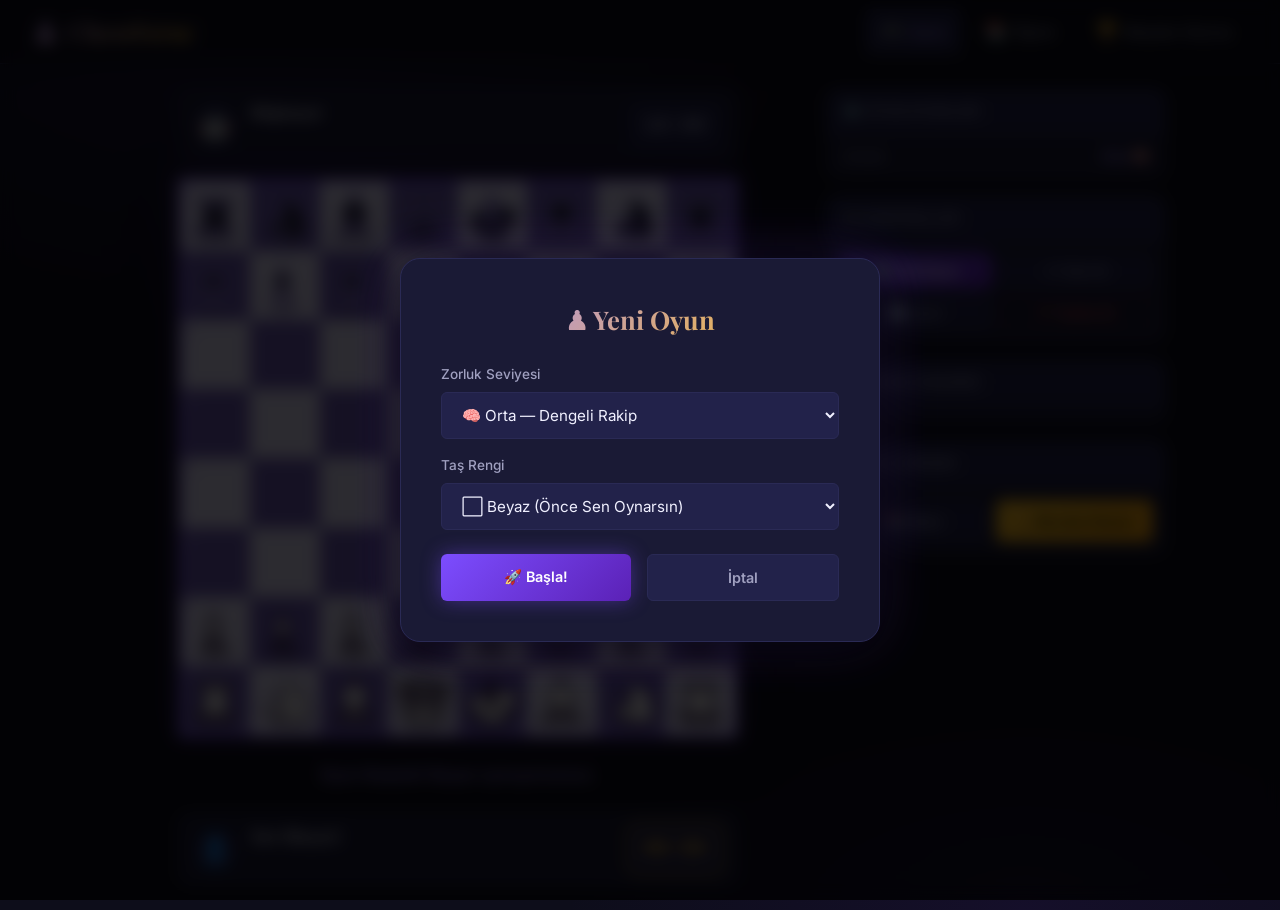
<file: index.html>
<!DOCTYPE html>
<html lang="tr">
<head>
  <meta charset="UTF-8">
  <meta name="viewport" content="width=device-width, initial-scale=1.0">
  <title>ChessVerse — Satranç Oyna</title>
  <meta name="description" content="Modern satranç sitesi — bilgisayara karşı oyna, öğren ve günlük meydan okumalar">
  <link rel="stylesheet" href="css/style.css">
  <link rel="stylesheet" href="css/chess.css">
</head>
<body>

<!-- NAV -->
<nav>
  <a href="index.html" class="nav-logo">
    <span class="logo-icon">♟</span>
    <span>ChessVerse</span>
  </a>
  <div class="nav-links">
    <a href="index.html" class="nav-link active"><span class="icon">🎮</span><span>Oyna</span></a>
    <a href="learn.html" class="nav-link"><span class="icon">📚</span><span>Öğren</span></a>
    <a href="challenges.html" class="nav-link"><span class="icon">🏆</span><span>Meydan Okuma</span></a>
  </div>
</nav>

<!-- GAME LAYOUT -->
<main class="game-container">

  <!-- LEFT: Board Area -->
  <div class="game-left">
    <!-- Black Player Panel -->
    <div class="player-panel" id="panel-black">
      <div class="player-avatar" style="font-size:1.6rem">🤖</div>
      <div class="player-info">
        <div class="player-name" id="black-name">Bilgisayar</div>
        <div class="player-captured" id="captured-by-black"></div>
      </div>
      <div class="player-timer" id="timer-black">10:00</div>
    </div>

    <!-- Chess Board -->
    <div class="board-wrapper">
      <div id="chess-board"></div>
    </div>

    <!-- Status -->
    <div id="game-status">Yeni oyun başlatmak için hazır...</div>

    <!-- White Player Panel -->
    <div class="player-panel" id="panel-white">
      <div class="player-avatar" style="font-size:1.6rem">👤</div>
      <div class="player-info">
        <div class="player-name" id="white-name">Sen (Beyaz)</div>
        <div class="player-captured" id="captured-by-white"></div>
      </div>
      <div class="player-timer" id="timer-white">10:00</div>
    </div>
  </div>

  <!-- RIGHT: Sidebar -->
  <div class="game-right">

    <!-- Difficulty -->
    <div class="sidebar-card">
      <div class="sidebar-card-header">⚙️ Oyun Ayarları</div>
      <div class="difficulty-row">
        <span>Zorluk:</span>
        <span id="current-difficulty">Orta 🧠</span>
      </div>
    </div>

    <!-- Controls -->
    <div class="sidebar-card">
      <div class="sidebar-card-header">🎮 Kontroller</div>
      <div class="controls-grid">
        <button class="btn btn-primary" id="btn-new-game">🆕 Yeni Oyun</button>
        <button class="btn btn-secondary" id="btn-undo">↩ Geri Al</button>
        <button class="btn btn-secondary" id="btn-flip">🔄 Çevir</button>
        <button class="btn btn-danger" id="btn-resign">🏳 Teslim Ol</button>
      </div>
    </div>

    <!-- Move History -->
    <div class="sidebar-card" style="flex: 1">
      <div class="sidebar-card-header">📋 Hamle Geçmişi</div>
      <div id="move-history"></div>
    </div>

    <!-- Quick Links -->
    <div class="sidebar-card">
      <div class="sidebar-card-header">🔗 Hızlı Erişim</div>
      <div style="padding: 12px; display: flex; gap: 8px; flex-wrap: wrap;">
        <a href="learn.html" class="btn btn-secondary" style="flex:1; justify-content:center; font-size:0.8rem">📚 Öğren</a>
        <a href="challenges.html" class="btn btn-gold" style="flex:1; justify-content:center; font-size:0.8rem">🏆 Meydan Okuma</a>
      </div>
    </div>
  </div>
</main>

<!-- NEW GAME MODAL -->
<div class="modal-overlay" id="new-game-modal" style="display:none">
  <div class="modal">
    <h2>♟ Yeni Oyun</h2>
    <label class="modal-label">Zorluk Seviyesi</label>
    <select class="modal-select" id="modal-difficulty">
      <option value="easy">😊 Kolay — Rastgele Hamleler</option>
      <option value="medium" selected>🧠 Orta — Dengeli Rakip</option>
      <option value="hard">💀 Zor — Güçlü AI</option>
    </select>
    <label class="modal-label">Taş Rengi</label>
    <select class="modal-select" id="modal-color">
      <option value="w">⬜ Beyaz (Önce Sen Oynarsın)</option>
      <option value="b">⬛ Siyah (AI Önce Oynar)</option>
    </select>
    <div class="modal-actions">
      <button class="btn btn-primary" id="modal-start">🚀 Başla!</button>
      <button class="btn btn-secondary" id="modal-cancel">İptal</button>
    </div>
  </div>
</div>

<!-- PROMOTION MODAL -->
<div class="modal-overlay" id="promotion-modal" style="display:none">
  <div class="modal">
    <h2>♛ Taş Yükseltme</h2>
    <p style="text-align:center; color: var(--text-secondary); margin-bottom:0.5rem">
      Piyon zirveye ulaştı! Hangi taşa yükseltmek istersiniz?
    </p>
    <div class="promo-pieces">
      <button class="promo-piece" data-piece="Q" title="Vezir"></button>
      <button class="promo-piece" data-piece="R" title="Kale"></button>
      <button class="promo-piece" data-piece="B" title="Fil"></button>
      <button class="promo-piece" data-piece="N" title="At"></button>
    </div>
  </div>
</div>

<!-- GAME OVER MODAL -->
<div class="modal-overlay" id="gameover-modal" style="display:none">
  <div class="modal">
    <h2>Oyun Bitti!</h2>
    <div class="gameover-result">🏁</div>
    <p id="gameover-msg" style="text-align:center; font-size:1.2rem; font-weight:600; margin-bottom:1.5rem; color: var(--accent-light)"></p>
    <div class="modal-actions">
      <button class="btn btn-primary" id="gameover-newgame">🆕 Yeni Oyun</button>
      <a href="challenges.html" class="btn btn-gold" style="justify-content:center">🏆 Meydan Oku</a>
    </div>
  </div>
</div>

<script src="js/chess-engine.js"></script>
<script src="js/ai.js"></script>
<script src="js/board.js"></script>
<script src="js/game.js"></script>
</body>
</html>
</file>
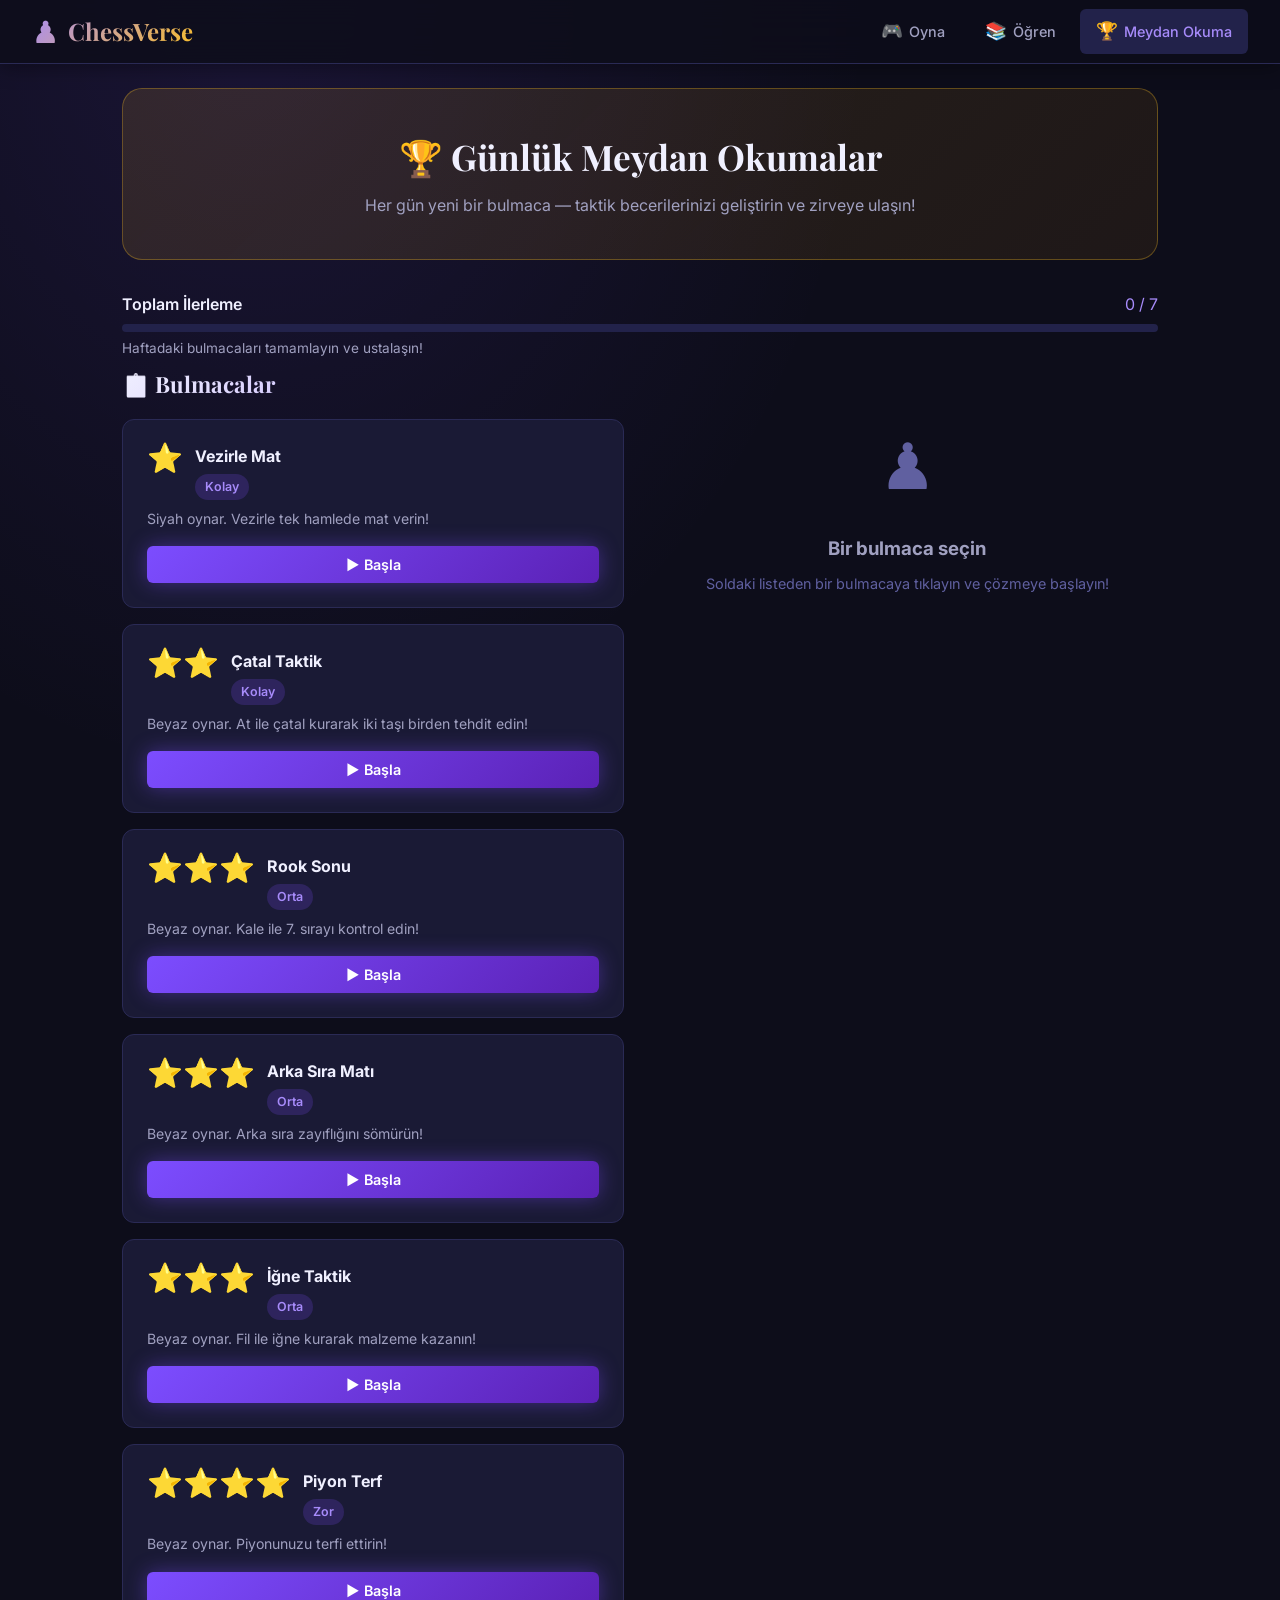
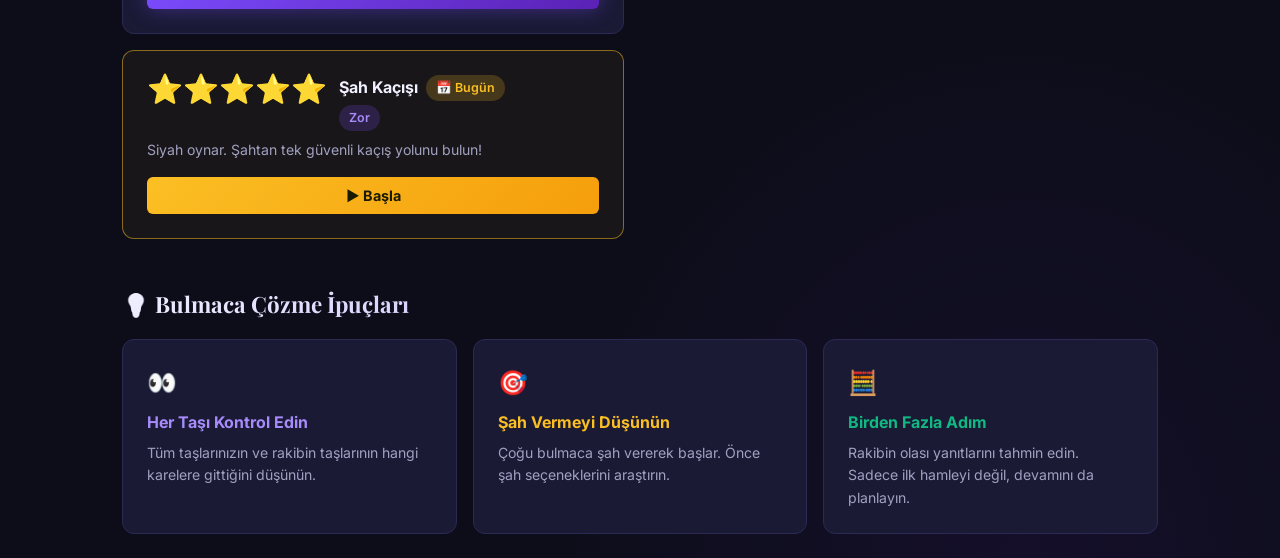
<file: challenges.html>
<!DOCTYPE html>
<html lang="tr">
<head>
  <meta charset="UTF-8">
  <meta name="viewport" content="width=device-width, initial-scale=1.0">
  <title>ChessVerse — Günlük Meydan Okuma</title>
  <meta name="description" content="Her gün yeni satranç bulmacaları çözün, taktik becerilerinizi geliştirin">
  <link rel="stylesheet" href="css/style.css">
  <link rel="stylesheet" href="css/chess.css">
  <style>
    .challenges-page { max-width: 1100px; margin: 0 auto; padding: 1.5rem 2rem; }

    .challenges-hero {
      background: linear-gradient(135deg, rgba(251,191,36,0.12), rgba(245,158,11,0.08));
      border: 1px solid rgba(251,191,36,0.3);
      border-radius: var(--radius-lg); padding: 2.5rem 2rem;
      text-align: center; margin-bottom: 2rem;
    }
    .challenges-hero h1 { font-family: 'Playfair Display', serif; font-size: 2.2rem; margin-bottom: 0.5rem; }
    .challenges-hero p { color: var(--text-secondary); }

    .challenges-layout { display: grid; grid-template-columns: 1fr 1fr; gap: 2rem; align-items: start; }

    /* Puzzle list */
    #puzzle-list { display: flex; flex-direction: column; gap: 1rem; }
    .puzzle-card {
      cursor: default; transition: border-color 0.2s;
    }
    .puzzle-card-top { display: flex; gap: 12px; align-items: flex-start; margin-bottom: 8px; }
    .puzzle-num { font-size: 1.8rem; line-height: 1; }
    .today-puzzle {
      border-color: rgba(251,191,36,0.5) !important;
      background: rgba(251,191,36,0.05) !important;
    }
    .solved-puzzle { opacity: 0.7; }

    /* Puzzle panel */
    #puzzle-panel {
      position: sticky; top: 80px;
    }
    #puzzle-panel.hidden { display: none; }
    .puzzle-board-card {
      background: var(--bg-card); border: 1px solid var(--border);
      border-radius: var(--radius-md); overflow: hidden;
    }
    .puzzle-board-header {
      padding: 12px 16px; background: var(--bg-surface);
      border-bottom: 1px solid var(--border);
      display: flex; align-items: center; justify-content: space-between;
    }
    #puzzle-board-area { display: flex; justify-content: center; padding: 16px; }
    #puzzle-board {
      display: grid; grid-template-columns: repeat(8,1fr); grid-template-rows: repeat(8,1fr);
      width: 320px; height: 320px;
      border: 3px solid var(--accent); border-radius: 4px; overflow: hidden;
      box-shadow: var(--shadow-lg), 0 0 30px rgba(124,77,255,0.3);
    }
    .puzzle-info-panel { padding: 12px 16px; border-top: 1px solid var(--border); }
    #puzzle-title-display { font-size: 1.1rem; font-weight: 700; color: var(--gold); }
    #puzzle-desc-display { color: var(--text-secondary); font-size: 0.88rem; margin: 6px 0; }

    .puzzle-feedback {
      padding: 10px 14px; border-radius: var(--radius-sm);
      font-weight: 600; font-size: 0.9rem; margin: 8px 0;
      min-height: 40px; display: flex; align-items: center;
    }
    .feedback-success { background: rgba(16,185,129,0.15); color: var(--success); }
    .feedback-error { background: rgba(239,68,68,0.15); color: var(--danger); animation: shake 0.4s ease; }

    @keyframes shake {
      0%,100% { transform: translateX(0); }
      25% { transform: translateX(-6px); }
      75% { transform: translateX(6px); }
    }

    .puzzle-hint-area { margin-top: 8px; }
    .hidden { display: none !important; }
    #puzzle-hint-text, #puzzle-solution-text {
      background: rgba(124,77,255,0.1); border-radius: var(--radius-sm);
      padding: 8px 12px; font-size: 0.88rem; color: var(--accent-light);
      margin-top: 8px;
    }
    #puzzle-solution-text { background: rgba(16,185,129,0.1); color: var(--success); }

    .puzzle-controls { display: grid; grid-template-columns: repeat(3,1fr); gap: 8px; margin-top: 10px; }
    .puzzle-controls .btn { font-size: 0.82rem; padding: 8px 10px; justify-content: center; }

    /* Fireworks */
    #fireworks-container {
      position: fixed; inset: 0; z-index: 9999; pointer-events: none; display: none;
    }
    .spark {
      position: absolute; width: 8px; height: 8px; border-radius: 50%;
      animation: sparkle 1s ease forwards;
    }
    @keyframes sparkle {
      0% { transform: scale(0) translate(0,0); opacity: 1; }
      100% { transform: scale(1) translate(calc(var(--tx,50px)), calc(var(--ty,-80px))); opacity: 0; }
    }

    /* Progress bar */
    .progress-section { margin: 1.5rem 0 0.5rem; }
    .progress-bar-bg {
      height: 8px; background: var(--bg-surface); border-radius: 4px; overflow: hidden;
    }
    .progress-bar-fill {
      height: 100%; border-radius: 4px; transition: width 0.5s ease;
      background: linear-gradient(90deg, var(--accent), var(--gold));
    }
    .progress-text { font-size: 0.85rem; color: var(--text-secondary); margin-top: 6px; }

    @media (max-width: 900px) {
      .challenges-layout { grid-template-columns: 1fr; }
      #puzzle-panel { position: static; }
      #puzzle-board { width: 260px; height: 260px; }
    }
    @media (max-width: 480px) {
      #puzzle-board { width: 220px; height: 220px; }
    }
  </style>
</head>
<body>

<nav>
  <a href="index.html" class="nav-logo"><span class="logo-icon">♟</span><span>ChessVerse</span></a>
  <div class="nav-links">
    <a href="index.html" class="nav-link"><span class="icon">🎮</span><span>Oyna</span></a>
    <a href="learn.html" class="nav-link"><span class="icon">📚</span><span>Öğren</span></a>
    <a href="challenges.html" class="nav-link active"><span class="icon">🏆</span><span>Meydan Okuma</span></a>
  </div>
</nav>

<!-- Fireworks -->
<div id="fireworks-container"></div>

<main class="challenges-page">

  <!-- Hero -->
  <div class="challenges-hero">
    <h1>🏆 Günlük Meydan Okumalar</h1>
    <p>Her gün yeni bir bulmaca — taktik becerilerinizi geliştirin ve zirveye ulaşın!</p>
  </div>

  <!-- Progress -->
  <div class="progress-section">
    <div style="display:flex;justify-content:space-between;align-items:center;margin-bottom:6px">
      <span style="font-weight:600">Toplam İlerleme</span>
      <span id="progress-count" style="color:var(--accent-light)">0 / 7</span>
    </div>
    <div class="progress-bar-bg">
      <div class="progress-bar-fill" id="progress-fill" style="width:0%"></div>
    </div>
    <div class="progress-text">Haftadaki bulmacaları tamamlayın ve ustalaşın!</div>
  </div>

  <div class="challenges-layout">

    <!-- Puzzle List -->
    <div>
      <h2 class="section-title" style="font-size:1.4rem;margin-bottom:1rem">📋 Bulmacalar</h2>
      <div id="puzzle-list">
        <div style="text-align:center;color:var(--text-muted);padding:2rem">
          Yükleniyor...
        </div>
      </div>
    </div>

    <!-- Puzzle Board Panel -->
    <div id="puzzle-panel" class="hidden">
      <div class="puzzle-board-card">
        <div class="puzzle-board-header">
          <div>
            <div id="puzzle-title-display" style="font-size:1rem;font-weight:700;color:var(--gold)">🎯 Bulmaca</div>
            <span class="badge badge-purple" id="puzzle-difficulty-display" style="margin-top:4px;display:inline-block">Kolay</span>
          </div>
          <a href="index.html" class="btn btn-secondary" style="font-size:0.8rem;padding:6px 10px">🎮 Oyuna Dön</a>
        </div>

        <!-- Board -->
        <div id="puzzle-board-area">
          <div id="puzzle-board"></div>
        </div>

        <!-- Info -->
        <div class="puzzle-info-panel">
          <p id="puzzle-desc-display" style="color:var(--text-secondary);font-size:0.88rem;margin-bottom:8px"></p>
          <div id="puzzle-feedback" class="puzzle-feedback"></div>

          <div class="puzzle-hint-area">
            <div id="puzzle-hint-text" class="hidden"></div>
            <div id="puzzle-solution-text" class="hidden"></div>
          </div>

          <div class="puzzle-controls">
            <button class="btn btn-secondary" id="btn-hint">💡 İpucu</button>
            <button class="btn btn-secondary" id="btn-reset-puzzle">🔄 Sıfırla</button>
            <button class="btn btn-danger" id="btn-solution">✓ Çözüm</button>
          </div>
        </div>
      </div>

      <!-- Next puzzle hint -->
      <div style="margin-top:1rem;text-align:center">
        <p style="color:var(--text-muted);font-size:0.85rem">Tüm bulmacaları çözdükten sonra</p>
        <a href="index.html" class="btn btn-primary" style="margin-top:8px;justify-content:center">
          🎮 Tam Oyun Oyna
        </a>
      </div>
    </div>

    <!-- Placeholder when no puzzle selected -->
    <div id="puzzle-placeholder" style="text-align:center;padding:3rem;color:var(--text-muted)">
      <div style="font-size:4rem;margin-bottom:1rem">♟</div>
      <h3 style="color:var(--text-secondary)">Bir bulmaca seçin</h3>
      <p style="margin-top:8px;font-size:0.9rem">Soldaki listeden bir bulmacaya tıklayın ve çözmeye başlayın!</p>
    </div>

  </div>

  <!-- Tips -->
  <div style="margin-top:3rem">
    <h2 class="section-title" style="font-size:1.4rem;margin-bottom:1rem">💡 Bulmaca Çözme İpuçları</h2>
    <div style="display:grid;grid-template-columns:repeat(auto-fit,minmax(250px,1fr));gap:1rem">
      <div class="card">
        <div style="font-size:1.5rem;margin-bottom:8px">👀</div>
        <h4 style="color:var(--accent-light);margin-bottom:6px">Her Taşı Kontrol Edin</h4>
        <p style="color:var(--text-secondary);font-size:0.88rem">Tüm taşlarınızın ve rakibin taşlarının hangi karelere gittiğini düşünün.</p>
      </div>
      <div class="card">
        <div style="font-size:1.5rem;margin-bottom:8px">🎯</div>
        <h4 style="color:var(--gold);margin-bottom:6px">Şah Vermeyi Düşünün</h4>
        <p style="color:var(--text-secondary);font-size:0.88rem">Çoğu bulmaca şah vererek başlar. Önce şah seçeneklerini araştırın.</p>
      </div>
      <div class="card">
        <div style="font-size:1.5rem;margin-bottom:8px">🧮</div>
        <h4 style="color:var(--success);margin-bottom:6px">Birden Fazla Adım</h4>
        <p style="color:var(--text-secondary);font-size:0.88rem">Rakibin olası yanıtlarını tahmin edin. Sadece ilk hamleyi değil, devamını da planlayın.</p>
      </div>
    </div>
  </div>

</main>

<script>
  function updateProgressBar() {
    let solved = 0;
    try { const p = JSON.parse(localStorage.getItem('chess-challenge-progress') || '{}'); solved = Object.values(p).filter(v=>v.solved).length; } catch{}
    document.getElementById('progress-count').textContent = solved + ' / 7';
    document.getElementById('progress-fill').style.width = (solved/7*100) + '%';
  }
  document.addEventListener('DOMContentLoaded', updateProgressBar);

  // Hide/show placeholder when puzzle is selected
  const origLoadPuzzle = window.__origLoadPuzzle;
  document.addEventListener('puzzle-loaded', () => {
    document.getElementById('puzzle-placeholder').style.display = 'none';
    document.getElementById('puzzle-panel').classList.remove('hidden');
  });
</script>

<script src="js/chess-engine.js"></script>
<script src="js/ai.js"></script>
<script src="js/board.js"></script>
<script src="js/challenges.js"></script>
<script>
  // Patch to show panel when puzzle loaded
  const origLoad = ChallengesManager.prototype.loadPuzzle;
  ChallengesManager.prototype.loadPuzzle = function(id) {
    origLoad.call(this, id);
    document.getElementById('puzzle-placeholder').style.display = 'none';
    document.getElementById('puzzle-panel').classList.remove('hidden');
    updateProgressBar();
  };
</script>
</body>
</html>
</file>
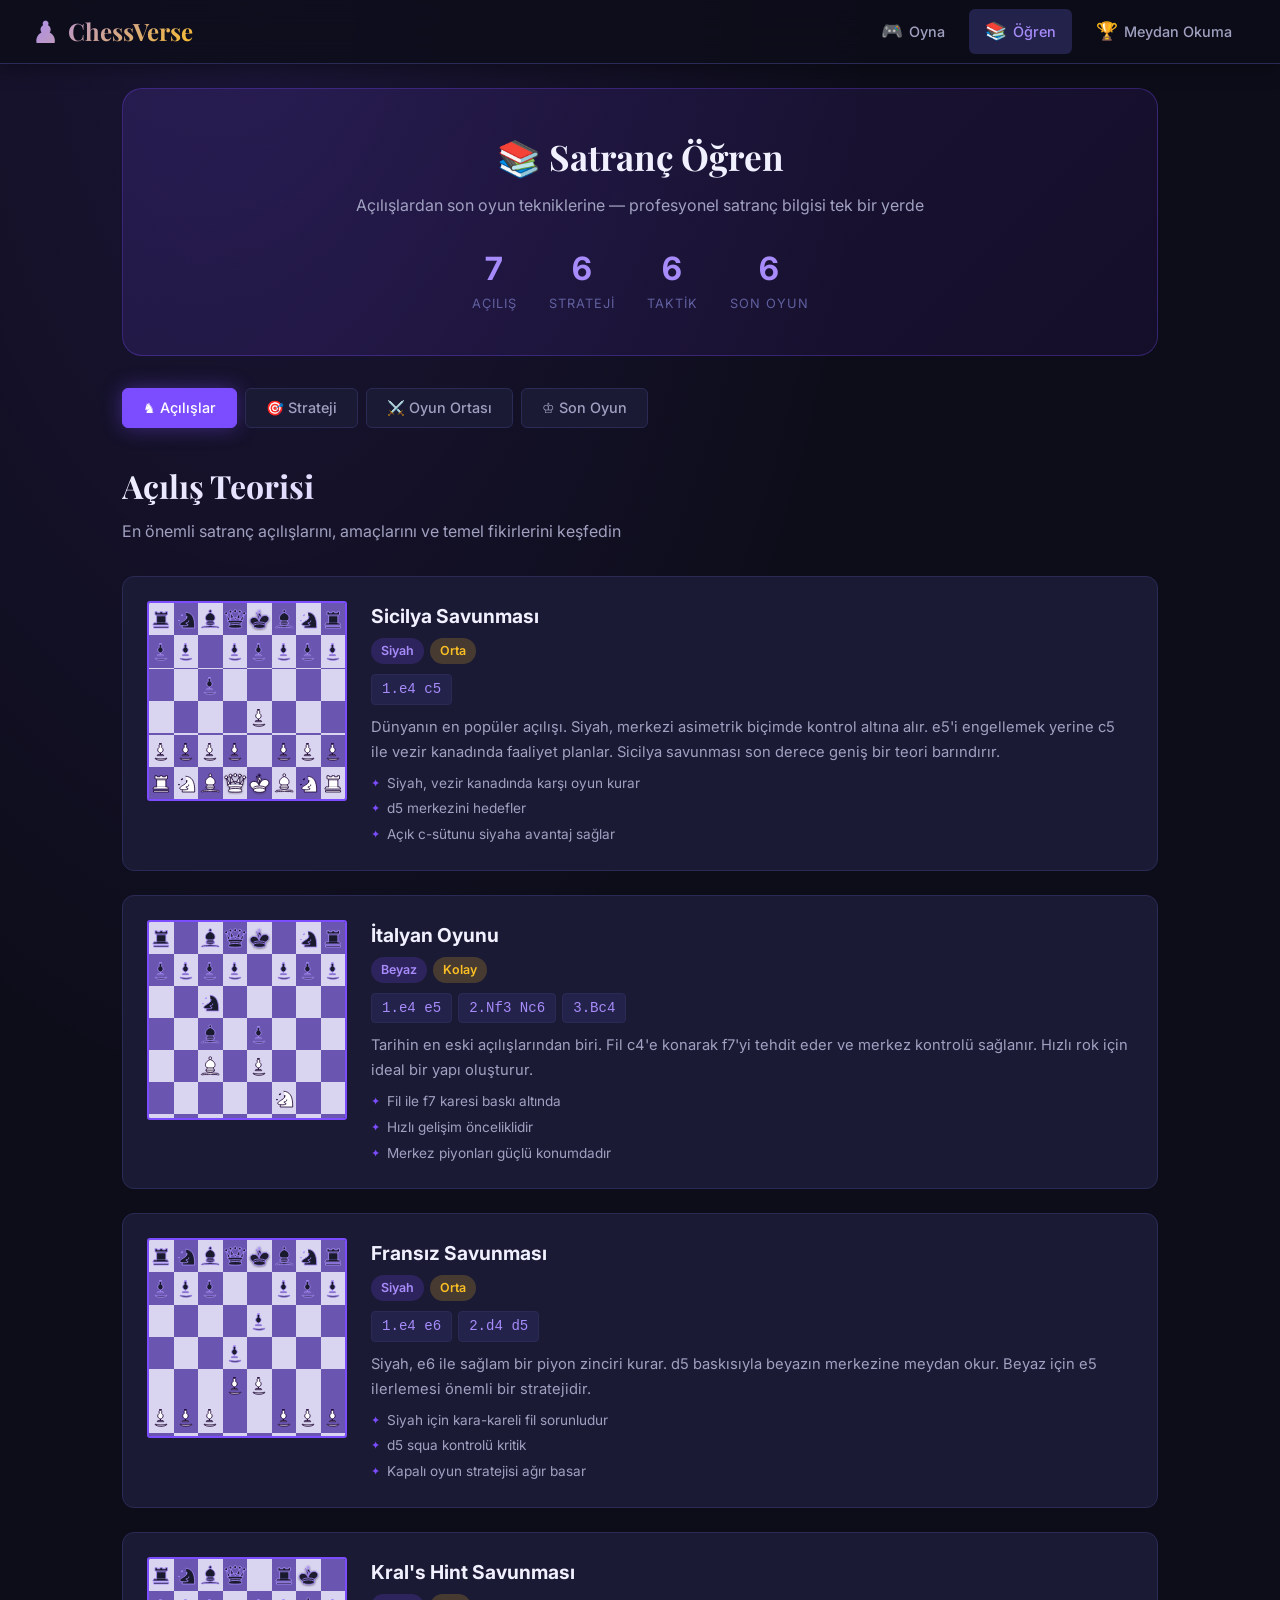
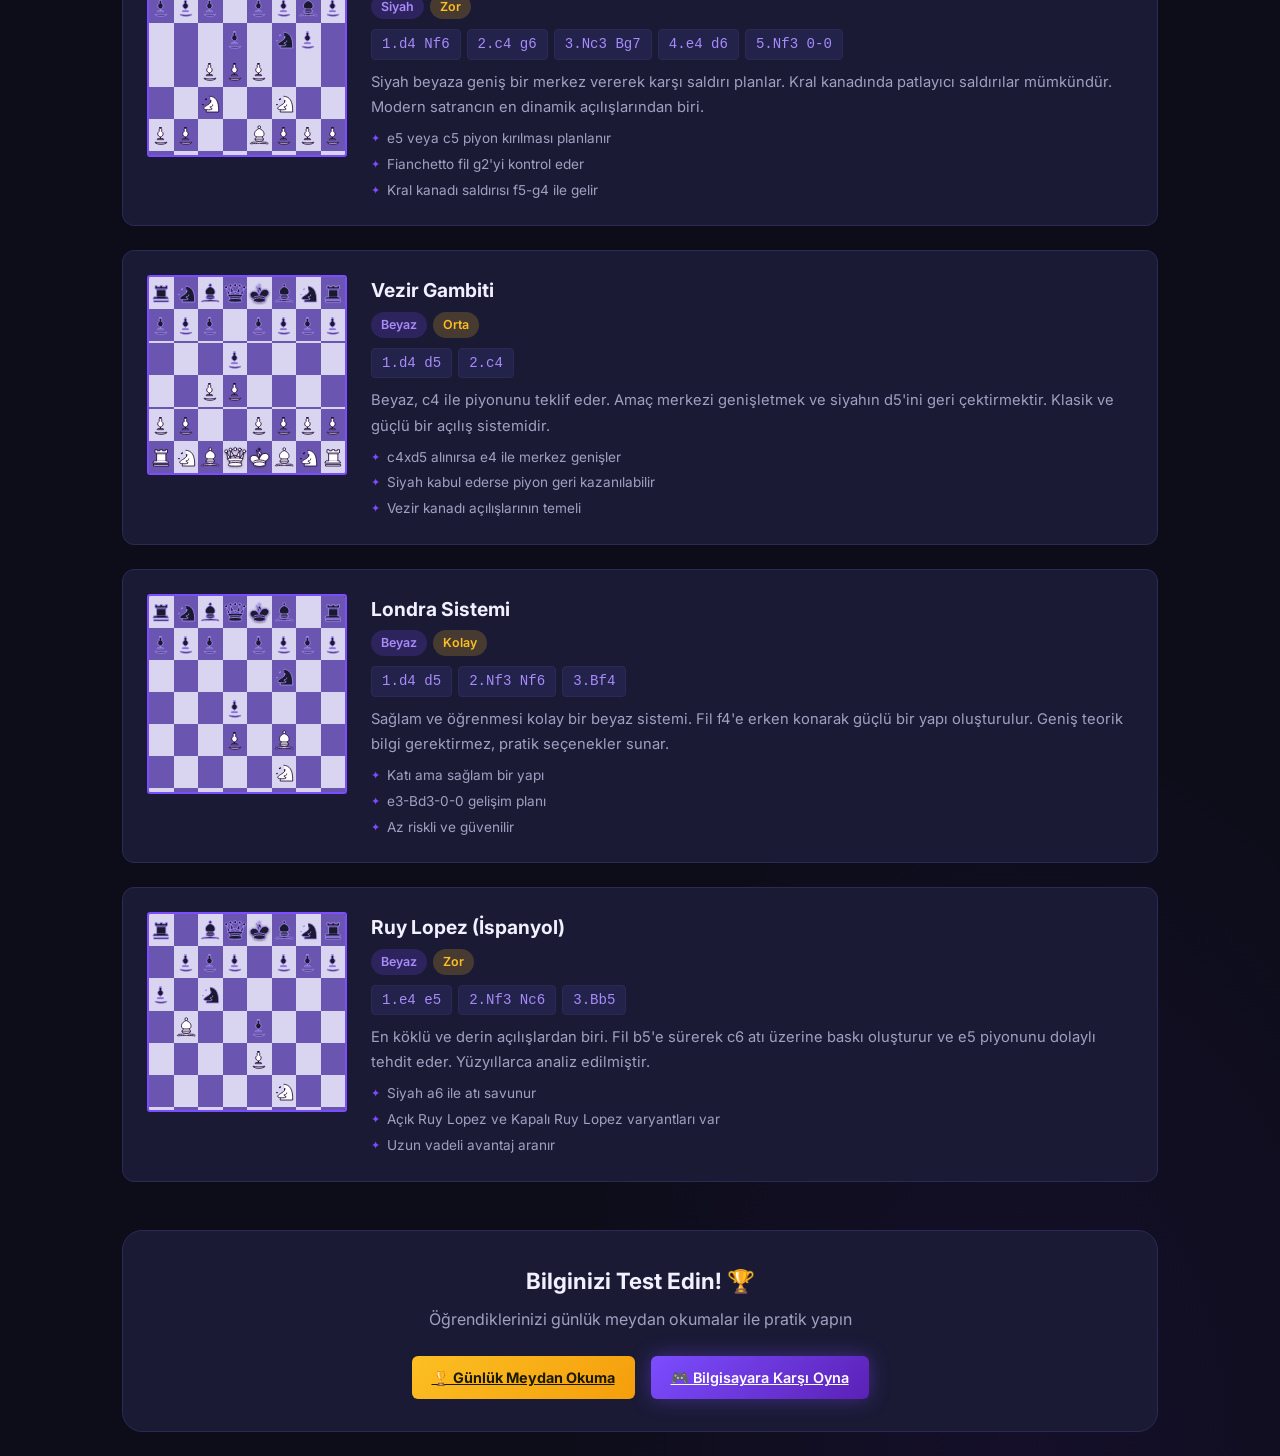
<file: learn.html>
<!DOCTYPE html>
<html lang="tr">
<head>
  <meta charset="UTF-8">
  <meta name="viewport" content="width=device-width, initial-scale=1.0">
  <title>ChessVerse — Satranç Öğren</title>
  <meta name="description" content="Satranç açılışları, stratejileri, taktikleri ve son oyun tekniklerini interaktif olarak öğrenin">
  <link rel="stylesheet" href="css/style.css">
  <link rel="stylesheet" href="css/chess.css">
  <style>
    .learn-page { max-width: 1100px; margin: 0 auto; padding: 1.5rem 2rem; }
    
    /* Openings */
    #openings-list { display: flex; flex-direction: column; gap: 1.5rem; }
    .learn-card {
      background: var(--bg-card); border: 1px solid var(--border);
      border-radius: var(--radius-md); padding: 1.5rem;
      transition: border-color 0.2s;
    }
    .learn-card:hover { border-color: rgba(124,77,255,0.5); }
    .learn-card-top { display: flex; gap: 1.5rem; align-items: flex-start; flex-wrap: wrap; }
    .learn-card-info { flex: 1; min-width: 280px; }
    .learn-card-header h3 { font-size: 1.2rem; color: var(--text-primary); }
    .learn-moves { display: flex; flex-wrap: wrap; gap: 6px; margin: 10px 0; }
    .move-code {
      background: var(--bg-surface); border: 1px solid var(--border);
      border-radius: 4px; padding: 3px 10px;
      font-family: monospace; font-size: 0.88rem; color: var(--accent-light);
    }
    .learn-desc { color: var(--text-secondary); line-height: 1.7; font-size: 0.92rem; margin: 8px 0; }
    .learn-tips { list-style: none; display: flex; flex-direction: column; gap: 4px; margin-top: 8px; }
    .learn-tips li { color: var(--text-secondary); font-size: 0.85rem; padding-left: 1rem; position: relative; }
    .learn-tips li::before { content: '✦'; position: absolute; left: 0; color: var(--accent); font-size: 0.7rem; top: 2px; }

    /* Strategies */
    #strategies-list { display: grid; grid-template-columns: repeat(auto-fit, minmax(300px, 1fr)); gap: 1.2rem; }
    .strategy-card { display: flex; flex-direction: column; gap: 10px; }
    .strategy-icon { font-size: 2.5rem; }
    .strategy-title { font-size: 1.1rem; font-weight: 700; color: var(--accent-light); }
    .strategy-desc { color: var(--text-secondary); line-height: 1.7; font-size: 0.9rem; }

    /* Middlegame */
    #middlegame-list { display: grid; grid-template-columns: repeat(auto-fit, minmax(320px, 1fr)); gap: 1.2rem; }
    .tactic-card { }
    .tactic-header { display: flex; align-items: center; gap: 10px; margin-bottom: 8px; }
    .tactic-icon { font-size: 1.8rem; }
    .tactic-header h3 { font-size: 1.1rem; color: var(--gold); }
    .tactic-example {
      background: var(--bg-surface); border-radius: var(--radius-sm);
      padding: 8px 12px; margin-top: 10px; font-size: 0.85rem;
      color: var(--text-secondary); font-family: monospace;
    }

    /* Endgame */
    #endgame-list { display: grid; grid-template-columns: repeat(auto-fit, minmax(320px, 1fr)); gap: 1.2rem; }
    .endgame-card { }
    .endgame-header { display: flex; align-items: center; gap: 10px; margin-bottom: 8px; }
    .endgame-icon { font-size: 1.8rem; }
    .endgame-header h3 { font-size: 1.1rem; color: var(--success); }

    /* Hero banner */
    .learn-hero {
      background: linear-gradient(135deg, rgba(124,77,255,0.15), rgba(91,33,182,0.1));
      border: 1px solid rgba(124,77,255,0.3);
      border-radius: var(--radius-lg); padding: 2.5rem 2rem;
      text-align: center; margin-bottom: 2rem;
    }
    .learn-hero h1 { font-family: 'Playfair Display', serif; font-size: 2.2rem; margin-bottom: 0.5rem; }
    .learn-hero p { color: var(--text-secondary); font-size: 1rem; }
    .learn-stats { display: flex; gap: 2rem; justify-content: center; margin-top: 1.5rem; flex-wrap: wrap; }
    .learn-stat { text-align: center; }
    .learn-stat .num { font-size: 2rem; font-weight: 700; color: var(--accent-light); }
    .learn-stat .lbl { font-size: 0.8rem; color: var(--text-muted); text-transform: uppercase; letter-spacing: 1px; }

    @media (max-width: 640px) {
      .learn-card-top { flex-direction: column; }
      .mini-board { width: 160px; height: 160px; }
    }
  </style>
</head>
<body>

<nav>
  <a href="index.html" class="nav-logo"><span class="logo-icon">♟</span><span>ChessVerse</span></a>
  <div class="nav-links">
    <a href="index.html" class="nav-link"><span class="icon">🎮</span><span>Oyna</span></a>
    <a href="learn.html" class="nav-link active"><span class="icon">📚</span><span>Öğren</span></a>
    <a href="challenges.html" class="nav-link"><span class="icon">🏆</span><span>Meydan Okuma</span></a>
  </div>
</nav>

<main class="learn-page">

  <!-- Hero -->
  <div class="learn-hero">
    <h1>📚 Satranç Öğren</h1>
    <p>Açılışlardan son oyun tekniklerine — profesyonel satranç bilgisi tek bir yerde</p>
    <div class="learn-stats">
      <div class="learn-stat"><div class="num">7</div><div class="lbl">Açılış</div></div>
      <div class="learn-stat"><div class="num">6</div><div class="lbl">Strateji</div></div>
      <div class="learn-stat"><div class="num">6</div><div class="lbl">Taktik</div></div>
      <div class="learn-stat"><div class="num">6</div><div class="lbl">Son Oyun</div></div>
    </div>
  </div>

  <!-- Tabs -->
  <div class="tabs">
    <button class="tab-btn active" data-tab-group="learn" data-tab="tab-openings">♞ Açılışlar</button>
    <button class="tab-btn" data-tab-group="learn" data-tab="tab-strategy">🎯 Strateji</button>
    <button class="tab-btn" data-tab-group="learn" data-tab="tab-middlegame">⚔️ Oyun Ortası</button>
    <button class="tab-btn" data-tab-group="learn" data-tab="tab-endgame">♔ Son Oyun</button>
  </div>

  <!-- Tab: Openings -->
  <div id="tab-openings" class="tab-content active" data-tab-content-group="learn">
    <h2 class="section-title">Açılış Teorisi</h2>
    <p class="section-subtitle">En önemli satranç açılışlarını, amaçlarını ve temel fikirlerini keşfedin</p>
    <div id="openings-list"></div>
  </div>

  <!-- Tab: Strategy -->
  <div id="tab-strategy" class="tab-content" data-tab-content-group="learn">
    <h2 class="section-title">Satranç Stratejisi</h2>
    <p class="section-subtitle">Uzun vadeli planlar, piyon yapıları ve pozisyonel değerlendirme</p>
    <div id="strategies-list"></div>
  </div>

  <!-- Tab: Middlegame -->
  <div id="tab-middlegame" class="tab-content" data-tab-content-group="learn">
    <h2 class="section-title">Oyun Ortası Taktikleri</h2>
    <p class="section-subtitle">Çatal, iğne, çapraz atlatma ve diğer temel taktik motifler</p>
    <div id="middlegame-list"></div>
  </div>

  <!-- Tab: Endgame -->
  <div id="tab-endgame" class="tab-content" data-tab-content-group="learn">
    <h2 class="section-title">Son Oyun Teknikleri</h2>
    <p class="section-subtitle">Piyonları terfi ettirme, kral aktivasyonu ve temel mat teknikleri</p>
    <div id="endgame-list"></div>
  </div>

  <!-- Call to action -->
  <div style="text-align:center; margin-top:3rem; padding:2rem; background:var(--bg-card); border-radius:var(--radius-lg); border:1px solid var(--border);">
    <h3 style="font-size:1.4rem; margin-bottom:0.5rem">Bilginizi Test Edin! 🏆</h3>
    <p style="color:var(--text-secondary);margin-bottom:1.5rem">Öğrendiklerinizi günlük meydan okumalar ile pratik yapın</p>
    <div style="display:flex;gap:1rem;justify-content:center;flex-wrap:wrap">
      <a href="challenges.html" class="btn btn-gold">🏆 Günlük Meydan Okuma</a>
      <a href="index.html" class="btn btn-primary">🎮 Bilgisayara Karşı Oyna</a>
    </div>
  </div>

</main>

<script src="js/chess-engine.js"></script>
<script src="js/board.js"></script>
<script src="js/learn.js"></script>
</body>
</html>
</file>
<file: css/style.css>
/* style.css — Global Dark Theme */
@import url('https://fonts.googleapis.com/css2?family=Inter:wght@300;400;500;600;700&family=Playfair+Display:wght@700&display=swap');

:root {
  --bg-primary: #0d0d1a;
  --bg-secondary: #12122a;
  --bg-card: #1a1a35;
  --bg-surface: #22224a;
  --accent: #7c4dff;
  --accent-light: #a78bfa;
  --accent-dark: #5b21b6;
  --gold: #fbbf24;
  --gold-light: #fde68a;
  --text-primary: #f0f0ff;
  --text-secondary: #a0a0c0;
  --text-muted: #6060a0;
  --border: #2a2a55;
  --success: #10b981;
  --danger: #ef4444;
  --warning: #f59e0b;
  --white-piece-accent: #c8c8e8;
  --dark-sq: #6050a0;
  --light-sq: #d4cef0;

  --radius-sm: 6px;
  --radius-md: 12px;
  --radius-lg: 20px;
  --shadow: 0 4px 24px rgba(0,0,0,0.5);
  --shadow-lg: 0 8px 48px rgba(0,0,0,0.7);
  --glow: 0 0 20px rgba(124,77,255,0.4);
}

*, *::before, *::after { box-sizing: border-box; margin: 0; padding: 0; }

html { scroll-behavior: smooth; }

body {
  font-family: 'Inter', sans-serif;
  background: var(--bg-primary);
  color: var(--text-primary);
  min-height: 100vh;
  line-height: 1.6;
  overflow-x: hidden;
  background-image:
    radial-gradient(ellipse 80% 60% at 20% 0%, rgba(124,77,255,0.12) 0%, transparent 60%),
    radial-gradient(ellipse 60% 40% at 80% 100%, rgba(91,33,182,0.10) 0%, transparent 60%);
}

/* ===== NAV ===== */
nav {
  position: sticky; top: 0; z-index: 100;
  background: rgba(13,13,26,0.85);
  backdrop-filter: blur(20px);
  border-bottom: 1px solid var(--border);
  padding: 0 2rem;
  display: flex; align-items: center; justify-content: space-between;
  height: 64px;
  box-shadow: 0 2px 20px rgba(0,0,0,0.4);
}

.nav-logo {
  display: flex; align-items: center; gap: 10px;
  font-family: 'Playfair Display', serif;
  font-size: 1.5rem; font-weight: 700;
  background: linear-gradient(135deg, var(--accent-light), var(--gold));
  -webkit-background-clip: text; -webkit-text-fill-color: transparent;
  background-clip: text; text-decoration: none;
}
.nav-logo .logo-icon { font-size: 1.8rem; }

.nav-links { display: flex; gap: 0.5rem; }

.nav-link {
  display: flex; align-items: center; gap: 6px;
  padding: 8px 16px; border-radius: var(--radius-sm);
  text-decoration: none; color: var(--text-secondary);
  font-size: 0.9rem; font-weight: 500;
  transition: all 0.2s;
}
.nav-link:hover, .nav-link.active {
  color: var(--text-primary);
  background: var(--bg-surface);
}
.nav-link.active { color: var(--accent-light); }
.nav-link .icon { font-size: 1.1rem; }

/* ===== BUTTONS ===== */
.btn {
  display: inline-flex; align-items: center; gap: 6px;
  padding: 10px 20px; border-radius: var(--radius-sm);
  border: none; cursor: pointer; font-size: 0.9rem;
  font-weight: 600; font-family: 'Inter', sans-serif;
  transition: all 0.2s; white-space: nowrap;
}
.btn-primary {
  background: linear-gradient(135deg, var(--accent), var(--accent-dark));
  color: #fff; box-shadow: var(--glow);
}
.btn-primary:hover { transform: translateY(-2px); box-shadow: 0 0 30px rgba(124,77,255,0.6); }
.btn-secondary {
  background: var(--bg-surface); color: var(--text-secondary);
  border: 1px solid var(--border);
}
.btn-secondary:hover { color: var(--text-primary); border-color: var(--accent); }
.btn-gold {
  background: linear-gradient(135deg, var(--gold), #f59e0b);
  color: #1a1a00; font-weight: 700;
}
.btn-gold:hover { transform: translateY(-2px); box-shadow: 0 0 20px rgba(251,191,36,0.5); }
.btn-danger {
  background: transparent; color: var(--danger);
  border: 1px solid rgba(239,68,68,0.3);
}
.btn-danger:hover { background: rgba(239,68,68,0.1); }
.btn:active { transform: scale(0.97); }

/* ===== MODALS ===== */
.modal-overlay {
  position: fixed; inset: 0; z-index: 1000;
  background: rgba(0,0,0,0.8); backdrop-filter: blur(8px);
  display: flex; align-items: center; justify-content: center;
  animation: fadeIn 0.2s ease;
}
.modal {
  background: var(--bg-card);
  border: 1px solid var(--border);
  border-radius: var(--radius-lg);
  padding: 2.5rem;
  min-width: 340px; max-width: 480px; width: 90%;
  box-shadow: var(--shadow-lg), 0 0 60px rgba(124,77,255,0.2);
  animation: slideUp 0.3s ease;
}
.modal h2 {
  font-family: 'Playfair Display', serif;
  font-size: 1.6rem; margin-bottom: 1.5rem;
  background: linear-gradient(135deg, var(--accent-light), var(--gold));
  -webkit-background-clip: text; -webkit-text-fill-color: transparent;
  background-clip: text; text-align: center;
}
.modal-label {
  display: block; font-size: 0.85rem;
  color: var(--text-secondary); margin-bottom: 6px; font-weight: 500;
}
.modal-select, .modal-input {
  width: 100%; padding: 12px 16px;
  background: var(--bg-surface); border: 1px solid var(--border);
  border-radius: var(--radius-sm); color: var(--text-primary);
  font-size: 0.95rem; font-family: 'Inter', sans-serif;
  margin-bottom: 1rem; outline: none; transition: border 0.2s;
}
.modal-select:focus, .modal-input:focus { border-color: var(--accent); }
.modal-select option { background: var(--bg-card); }
.modal-actions { display: flex; gap: 1rem; margin-top: 0.5rem; }
.modal-actions .btn { flex: 1; justify-content: center; padding: 14px; }

/* ===== CARDS ===== */
.card {
  background: var(--bg-card);
  border: 1px solid var(--border);
  border-radius: var(--radius-md);
  padding: 1.5rem;
  transition: border-color 0.2s;
}
.card:hover { border-color: rgba(124,77,255,0.4); }

/* ===== SECTION TITLES ===== */
.section-title {
  font-family: 'Playfair Display', serif;
  font-size: 2rem; font-weight: 700;
  background: linear-gradient(135deg, var(--text-primary), var(--accent-light));
  -webkit-background-clip: text; -webkit-text-fill-color: transparent;
  background-clip: text; margin-bottom: 0.5rem;
}
.section-subtitle {
  color: var(--text-secondary); font-size: 1rem; margin-bottom: 2rem;
}

/* ===== BADGES ===== */
.badge {
  display: inline-block; padding: 3px 10px;
  border-radius: 20px; font-size: 0.78rem; font-weight: 600;
}
.badge-purple { background: rgba(124,77,255,0.2); color: var(--accent-light); }
.badge-gold { background: rgba(251,191,36,0.2); color: var(--gold); }
.badge-green { background: rgba(16,185,129,0.2); color: var(--success); }

/* ===== ANIMATIONS ===== */
@keyframes fadeIn { from { opacity: 0; } to { opacity: 1; } }
@keyframes slideUp {
  from { opacity: 0; transform: translateY(30px) scale(0.95); }
  to { opacity: 1; transform: translateY(0) scale(1); }
}
@keyframes pulse {
  0%,100% { opacity: 1; } 50% { opacity: 0.5; }
}
@keyframes spin { to { transform: rotate(360deg); } }
@keyframes glow {
  0%,100% { box-shadow: 0 0 20px rgba(124,77,255,0.4); }
  50% { box-shadow: 0 0 40px rgba(124,77,255,0.8); }
}
@keyframes checkmate {
  0% { transform: scale(1); }
  50% { transform: scale(1.05); }
  100% { transform: scale(1); }
}

/* ===== SCROLLBAR ===== */
::-webkit-scrollbar { width: 6px; }
::-webkit-scrollbar-track { background: var(--bg-secondary); }
::-webkit-scrollbar-thumb { background: var(--accent); border-radius: 3px; }

/* ===== PAGE HERO ===== */
.page-hero {
  text-align: center; padding: 3rem 2rem 2rem;
}
.page-hero .section-title { font-size: 2.5rem; }

/* ===== TABS ===== */
.tabs { display: flex; gap: 0.5rem; margin-bottom: 2rem; flex-wrap: wrap; }
.tab-btn {
  padding: 10px 20px; border-radius: var(--radius-sm);
  border: 1px solid var(--border); background: var(--bg-card);
  color: var(--text-secondary); cursor: pointer;
  font-size: 0.9rem; font-weight: 500; font-family: 'Inter', sans-serif;
  transition: all 0.2s;
}
.tab-btn:hover { color: var(--text-primary); border-color: var(--accent); }
.tab-btn.active {
  background: var(--accent); color: #fff; border-color: var(--accent);
  box-shadow: var(--glow);
}
.tab-content { display: none; animation: fadeIn 0.3s ease; }
.tab-content.active { display: block; }

/* ===== RESPONSIVE ===== */
@media (max-width: 768px) {
  nav { padding: 0 1rem; }
  .nav-logo span { display: none; }
  .nav-link { padding: 8px 10px; }
  .nav-link span:not(.icon) { display: none; }
}
</file>
<file: css/chess.css>
/* chess.css — Chess Board & Game Specific Styles */

/* ===== GAME LAYOUT ===== */
.game-container {
  display: grid;
  grid-template-columns: 1fr minmax(280px, 340px);
  gap: 1.5rem;
  max-width: 1100px;
  margin: 0 auto;
  padding: 1.5rem;
  min-height: calc(100vh - 64px);
  align-items: start;
}

.game-left { display: flex; flex-direction: column; gap: 1rem; align-items: center; }
.game-right { display: flex; flex-direction: column; gap: 1rem; }

/* ===== PLAYER PANELS ===== */
.player-panel {
  width: 100%;
  max-width: 560px;
  display: flex; align-items: center; gap: 1rem;
  background: var(--bg-card); border: 1px solid var(--border);
  border-radius: var(--radius-md); padding: 12px 16px;
  transition: border-color 0.3s;
}
.player-panel.active-player { border-color: var(--accent); animation: glow 2s infinite; }

.player-avatar {
  width: 40px; height: 40px; border-radius: 50%;
  display: flex; align-items: center; justify-content: center;
  font-size: 1.4rem;
  background: linear-gradient(135deg, var(--bg-surface), var(--border));
}
.player-info { flex: 1; }
.player-name { font-weight: 600; font-size: 0.95rem; }
.player-captured { display: flex; flex-wrap: wrap; gap: 2px; min-height: 20px; margin-top: 4px; }
.captured-piece { width: 20px; height: 20px; display: inline-block; }
.captured-piece svg { width: 100%; height: 100%; }

.player-timer {
  font-size: 1.3rem; font-weight: 700; font-family: monospace;
  color: var(--text-secondary);
  background: var(--bg-surface); padding: 6px 14px;
  border-radius: var(--radius-sm); border: 1px solid var(--border);
  min-width: 80px; text-align: center;
  transition: all 0.3s;
}
.player-timer.active-timer {
  color: var(--gold); border-color: var(--gold);
  box-shadow: 0 0 12px rgba(251,191,36,0.3);
}

/* ===== BOARD WRAPPER ===== */
.board-wrapper {
  position: relative;
  width: min(560px, calc(100vw - 44px));
}

/* ===== CHESS BOARD ===== */
#chess-board {
  display: grid;
  grid-template-columns: repeat(8, 1fr);
  grid-template-rows: repeat(8, 1fr);
  width: 100%; aspect-ratio: 1;
  border: 3px solid var(--accent);
  border-radius: 4px;
  overflow: hidden;
  box-shadow: var(--shadow-lg), 0 0 40px rgba(124,77,255,0.3);
  user-select: none;
}

/* ===== SQUARES ===== */
.square {
  position: relative;
  display: flex; align-items: center; justify-content: center;
  cursor: pointer;
  transition: background 0.15s;
}
.square.light { background: #d9d4f0; }
.square.dark  { background: #6a56b0; }

.square.selected { background: #fbbf24 !important; }

.square.last-move.light { background: rgba(251,191,36,0.4); }
.square.last-move.dark  { background: rgba(251,191,36,0.5); }

.square.legal-target.light { background: rgba(124,77,255,0.25); }
.square.legal-target.dark  { background: rgba(124,77,255,0.45); }

.square.in-check { background: rgba(239,68,68,0.75) !important;
  animation: checkmate 0.6s ease infinite; }

.square:hover { filter: brightness(1.08); }

/* ===== PIECES ===== */
.piece {
  width: 85%; height: 85%;
  display: flex; align-items: center; justify-content: center;
  cursor: grab; z-index: 2; position: relative;
  transition: transform 0.1s;
  filter: drop-shadow(0 2px 4px rgba(0,0,0,0.5));
}
.piece:hover { transform: scale(1.08); }
.piece:active { cursor: grabbing; transform: scale(1.12); }
.piece svg { width: 100%; height: 100%; }

/* ===== MOVE INDICATORS ===== */
.move-dot {
  position: absolute; z-index: 1;
  width: 30%; height: 30%;
  border-radius: 50%;
  background: rgba(124,77,255,0.65);
  box-shadow: 0 0 10px rgba(124,77,255,0.8);
  pointer-events: none;
}
.capture-ring {
  position: absolute; z-index: 1;
  width: 86%; height: 86%;
  border-radius: 50%;
  border: 4px solid rgba(124,77,255,0.7);
  box-shadow: 0 0 12px rgba(124,77,255,0.8);
  pointer-events: none;
}

/* ===== COORDINATES ===== */
.coord-rank {
  position: absolute; top: 3px; left: 4px;
  font-size: 0.65rem; font-weight: 700;
  opacity: 0.7; pointer-events: none; z-index: 1;
  color: inherit;
}
.coord-file {
  position: absolute; bottom: 2px; right: 4px;
  font-size: 0.65rem; font-weight: 700;
  opacity: 0.7; pointer-events: none; z-index: 1;
}
.square.light .coord-rank { color: var(--dark-sq); }
.square.dark .coord-rank { color: var(--light-sq); }
.square.light .coord-file { color: var(--dark-sq); }
.square.dark .coord-file { color: var(--light-sq); }

/* ===== GAME STATUS ===== */
#game-status {
  text-align: center; font-weight: 600;
  font-size: 1rem; color: var(--accent-light);
  padding: 8px; min-height: 36px;
}

/* ===== SIDEBAR PANELS ===== */
.sidebar-card {
  background: var(--bg-card);
  border: 1px solid var(--border);
  border-radius: var(--radius-md);
  overflow: hidden;
}
.sidebar-card-header {
  padding: 12px 16px;
  background: var(--bg-surface);
  border-bottom: 1px solid var(--border);
  font-size: 0.85rem; font-weight: 600;
  color: var(--text-secondary); letter-spacing: 0.5px;
  text-transform: uppercase; display: flex; align-items: center; gap: 6px;
}

/* ===== MOVE HISTORY ===== */
#move-history {
  max-height: 240px; overflow-y: auto;
  padding: 8px 0;
}
.move-row {
  display: grid; grid-template-columns: 30px 1fr 1fr;
  padding: 4px 12px; gap: 4px; align-items: center;
  border-radius: 4px; transition: background 0.15s;
}
.move-row:hover { background: rgba(124,77,255,0.1); }
.move-num { color: var(--text-muted); font-size: 0.8rem; }
.move-notation {
  font-family: monospace; font-size: 0.9rem;
  padding: 2px 8px; border-radius: 4px; cursor: pointer;
  color: var(--text-secondary); transition: all 0.15s;
}
.move-notation.current {
  background: rgba(124,77,255,0.2); color: var(--accent-light);
}
.move-notation:hover { color: var(--text-primary); }

/* ===== GAME CONTROLS ===== */
.controls-grid {
  display: grid; grid-template-columns: 1fr 1fr;
  gap: 8px; padding: 12px;
}
.controls-grid .btn { justify-content: center; font-size: 0.85rem; padding: 8px 12px; }

/* ===== DIFFICULTY BADGE ===== */
.difficulty-row {
  padding: 10px 16px;
  display: flex; align-items: center; justify-content: space-between;
  font-size: 0.85rem; color: var(--text-secondary);
}
#current-difficulty { font-weight: 600; color: var(--accent-light); }

/* ===== PROMOTION MODAL ===== */
.promo-pieces {
  display: flex; gap: 16px; justify-content: center; margin: 1.5rem 0;
}
.promo-piece {
  width: 70px; height: 70px; border-radius: var(--radius-md);
  background: var(--bg-surface); border: 2px solid var(--border);
  cursor: pointer; display: flex; align-items: center; justify-content: center;
  transition: all 0.2s; padding: 6px;
}
.promo-piece:hover {
  border-color: var(--accent); background: rgba(124,77,255,0.15);
  transform: translateY(-4px); box-shadow: var(--glow);
}
.promo-piece svg { width: 100%; height: 100%; }

/* ===== AI THINKING OVERLAY ===== */
.thinking-indicator {
  display: flex; align-items: center; gap: 8px;
  font-size: 0.85rem; color: var(--text-muted);
  padding: 8px 16px;
}
.thinking-dots span {
  display: inline-block; width: 6px; height: 6px;
  border-radius: 50%; background: var(--accent);
  animation: pulse 1.2s ease infinite;
}
.thinking-dots span:nth-child(2) { animation-delay: 0.2s; }
.thinking-dots span:nth-child(3) { animation-delay: 0.4s; }

/* ===== GAME OVER MODAL ===== */
.gameover-result {
  font-size: 2.5rem; text-align: center;
  margin: 1rem 0;
}

/* ===== RESPONSIVE ===== */
@media (max-width: 900px) {
  .game-container {
    grid-template-columns: 1fr;
    padding: 1rem;
  }
  .game-right { flex-direction: row; flex-wrap: wrap; }
  .sidebar-card { flex: 1; min-width: 280px; }
  #move-history { max-height: 150px; }
}

@media (max-width: 480px) {
  .board-wrapper { width: calc(100vw - 32px); }
}

/* ===== MINI BOARD (for learn page) ===== */
.mini-board {
  display: grid;
  grid-template-columns: repeat(8, 1fr);
  grid-template-rows: repeat(8, 1fr);
  width: 200px; height: 200px;
  border: 2px solid var(--accent); border-radius: 3px;
  overflow: hidden; flex-shrink: 0;
}
.mini-square { position: relative; }
.mini-square.light { background: #d9d4f0; }
.mini-square.dark  { background: #6a56b0; }
.mini-piece { width: 100%; height: 100%; }
.mini-piece svg { width: 100%; height: 100%; }
</file>
